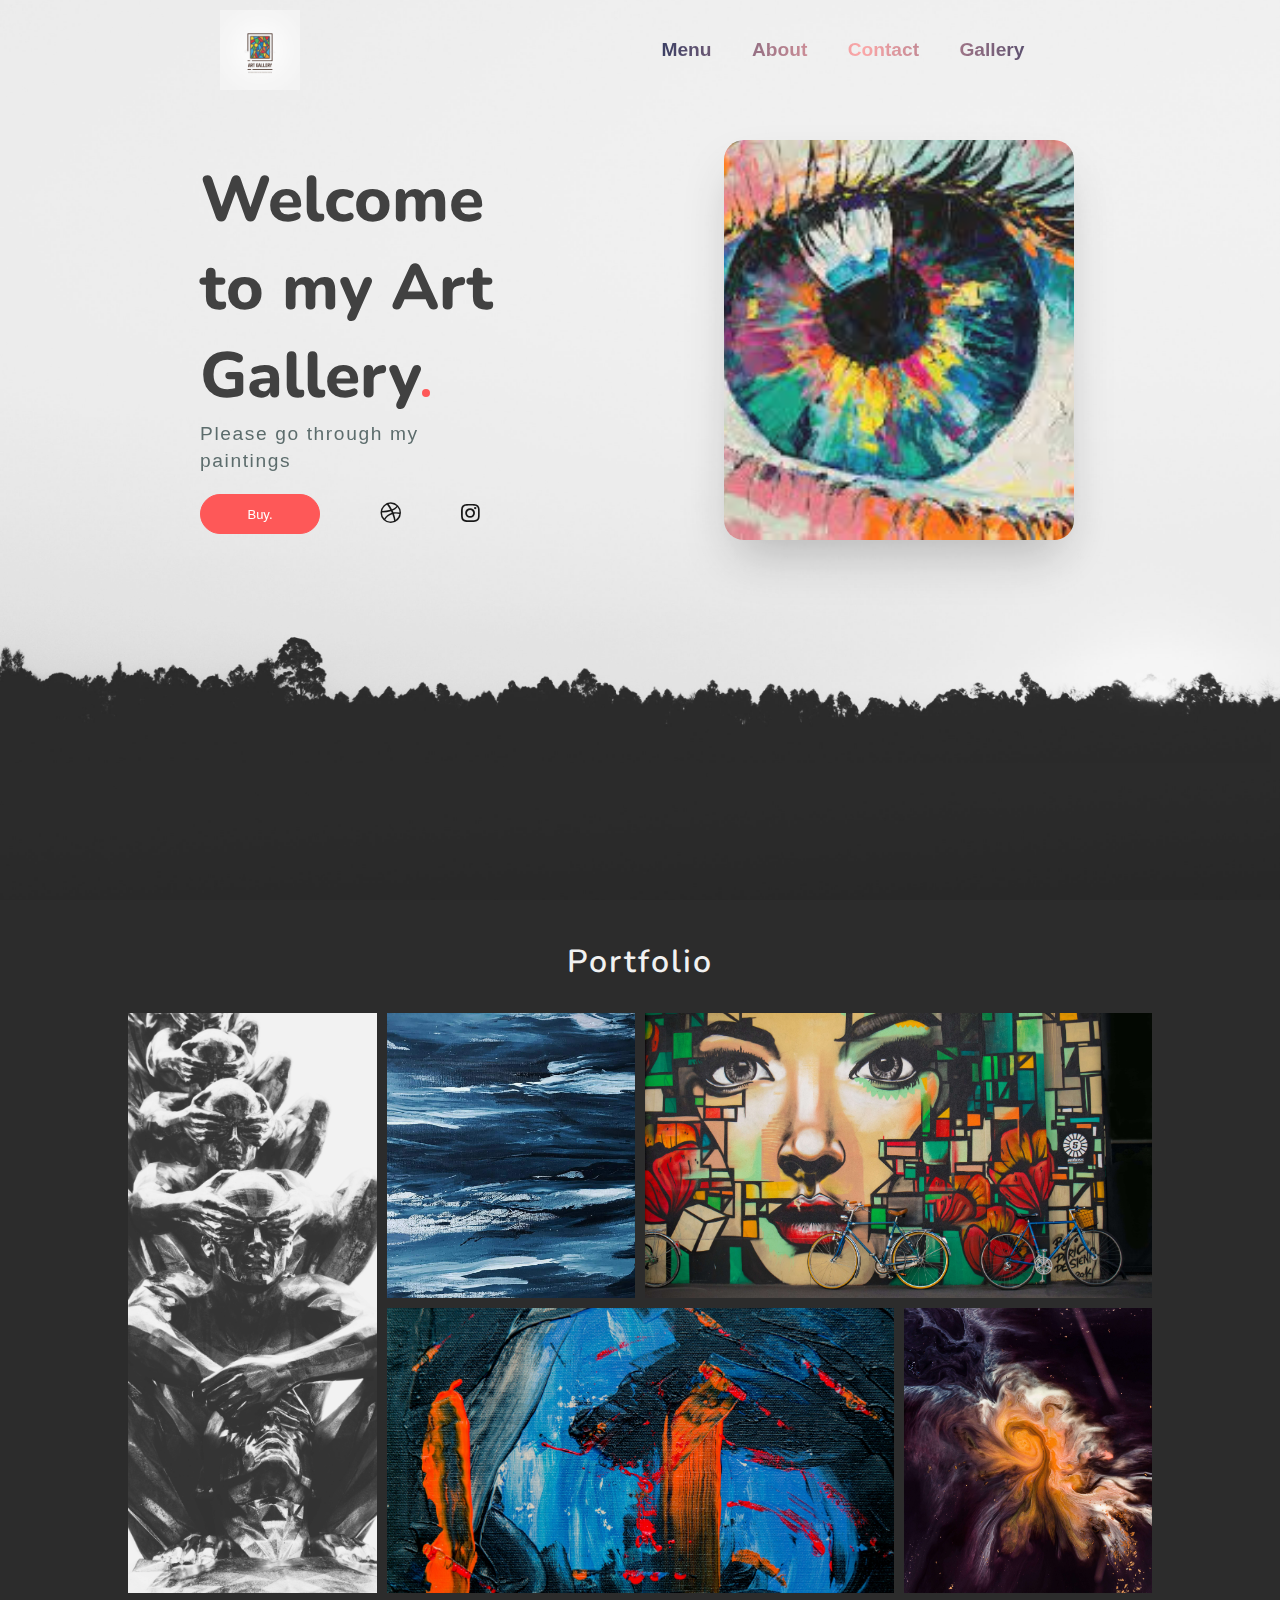
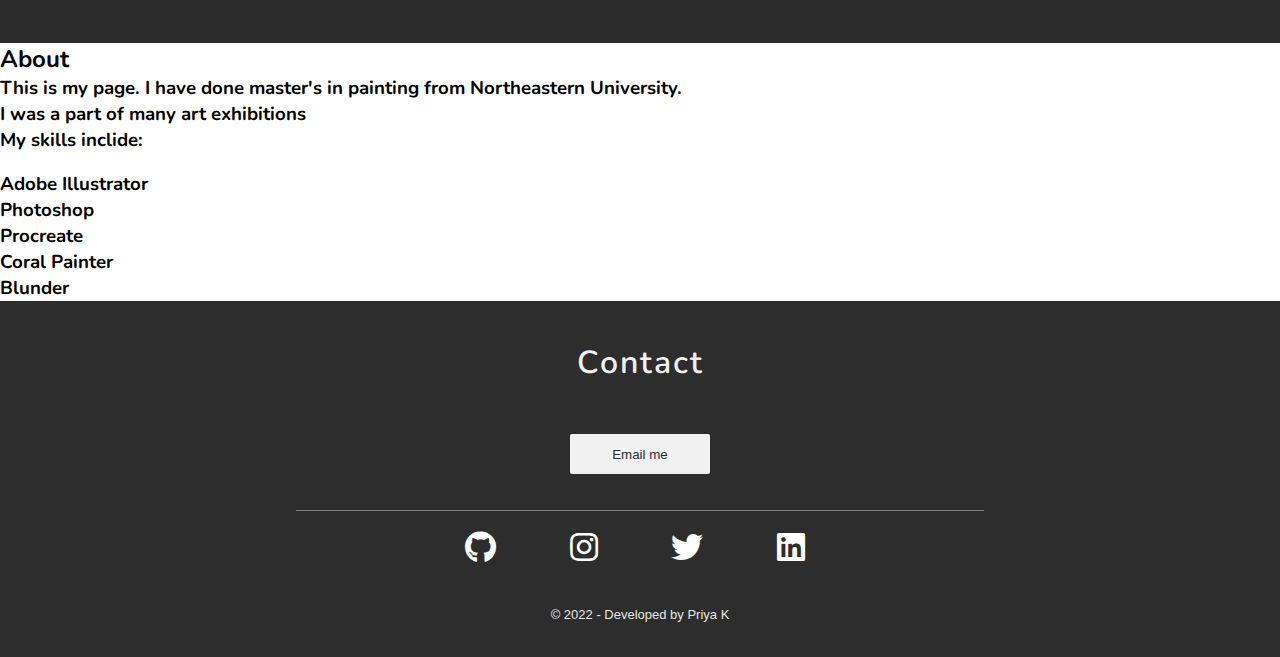
<file: index.html>
<!DOCTYPE html>
<html lang="en">

<head>
    <meta charset="UTF-8">
    <meta http-equiv="X-UA-Compatible" content="IE=edge">
    <meta name="viewport" content="width=device-width, initial-scale=1.0">
    <link rel="stylesheet" href="SCSS/style.css">
    <link rel="stylesheet" href="https://cdnjs.cloudflare.com/ajax/libs/font-awesome/5.10.2/css/all.min.css">
    <title>Priya Art Gallery </title>
    <meta name="description" content="PRIYA | Enthusiastic Art Grad Student" />
</head>

<body>
    <div class="container">
        <!-- Landing Profile Section Starts Here -->
        <div class="profile-container">
            <div class="profile-wrapper">
                <header>
                    <img src="images/logo.png" alt="">
                    <ul>
                        <li><a href="#Menu">Menu</a></li>
                        <li><a href="#About">About</a></li>
                        <li><a href="#contacts">Contact</a></li>
                        <li><a href="gallery.html" target="_blank">Gallery</a></li>
                    </ul>
                </header>
                <div class="profile-contents">
                    <div class="left-profile-contents">
                        <h1>Welcome to my Art Gallery</h1>
                        <p>Please go through my paintings</p>
                        <div class="button-set">
                            <button>Buy.</button>
                            <a href="https://www.dribble.com/" target="_blank"><i class="fab fa-dribbble fa-lg"></i></a>
                            <a href="https://www.instagram.com/" target="_blank"><i
                                    class="fab fa-instagram fa-lg"></i></a>
                        </div>
                    </div>
                    <div class="right-profile-contents">
                        <img src="images/sarah-james-profile-pic.jpg" alt="">
                    </div>
                </div>
            </div>
        </div>

        <!-- Landing Profile Section Ends Here -->

        <!-- Portfolio Section Starts Here -->
        <div class="portfolio-container" id="Menu">
            <h2>Portfolio</h2>
            <div class="portfolio-wrapper">
                <div class="Menu"></div>
                <div class="Menu"></div>
                <div class="Menu"></div>
                <div class="Menu"></div>
                <div class="Menu"></div>
            </div>
        </div>
        <!-- Portfolio Section End Here -->

        <!-- About Section Starts Here -->
        <div class="About-container" id="About">
            <h2>About</h2>
            <p>
            <h3>This is my page. I have done master's in painting from Northeastern University.
                <p>I was a part of many art exhibitions</p>
                My skills inclide:
            </h3>
            </p>
            <br>
            <div class="About-wrapper">
                <li>
                    <h3>Adobe Illustrator</h3><span class="About-bar"><span class="About-one"></span></span>
                </li>
                <li>
                    <h3>Photoshop</h3><span class="About-bar"><span class="About-two"></span></span>
                </li>
                <li>
                    <h3>Procreate</h3><span class="About-bar"><span class="About-three"></span></span>
                </li>
                <li>
                    <h3>Coral Painter</h3><span class="About-bar"><span class="About-four"></span></span>
                </li>
                <li>
                    <h3>Blunder</h3><span class="About-bar"><span class="About-five"></span></span>
                </li>
            </div>
        </div>
        <!-- About Section Ends Here -->

        <!-- Contact Section Starts Here -->
        <div class="contacts-container" id="contacts">
            <h2>Contact</h2>
            <div class="contact-wrapper">
                <div class="call-to-action">
                    <a href="mailto:kumbham.n@gmail.com">
                        <button>Email me</button>
                    </a>
                    <hr>
                    <div class="social-links">
                        <a href="#" target="_blank">
                            <i class="fab fa-github fa-2x"></i>
                        </a>
                        <a href="#" target="_blank">
                            <i class="fab fa-instagram fa-2x"></i>
                        </a>
                        <a href="#" target="_blank">
                            <i class="fab fa-twitter fa-2x"></i>
                        </a>
                        <a href="#" target="_blank">
                            <i class="fab fa-linkedin fa-2x"></i>
                        </a>
                    </div>
                </div>
            </div>
            <footer>© 2022 - Developed by Priya K</footer>
        </div>
        <!-- Contact Section Ends Here -->


    </div>
</body>

</html>
</file>
<file: SCSS/style.css>
@import url("https://fonts.googleapis.com/css2?family=Nunito:wght@600&display=swap");
h1 {
  font-family: 'Nunito', sans-serif;
}

h2 {
  font-family: 'Nunito', sans-serif;
}

h3 {
  font-family: 'Nunito', sans-serif;
}

h4 {
  font-family: 'Nunito', sans-serif;
}

h5 {
  font-family: 'Nunito', sans-serif;
}

h6 {
  font-family: 'Nunito', sans-serif;
}

* {
  margin: 0;
  padding: 0;
  box-sizing: border-box;
}

html {
  scroll-behavior: smooth;
}

.container .profile-container {
  display: flex;
}

.container .profile-container .profile-wrapper {
  height: 100vh;
  width: 100%;
  position: relative;
  background: url(/images/pexels-bg.jpg) no-repeat;
  background-size: cover;
  background-position: 50% 57%;
  opacity: 0.9;
}

.container .profile-container .profile-wrapper header {
  height: 100px;
  width: 100%;
  display: flex;
  align-items: center;
  justify-content: space-around;
  padding: 0px 40px;
}

.container .profile-container .profile-wrapper header img {
  height: 80px;
}

.container .profile-container .profile-wrapper header ul {
  list-style-type: none;
  font-family: -apple-system, BlinkMacSystemFont, "Segoe UI", Roboto, Oxygen, Ubuntu, Cantarell, "Open Sans", "Helvetica Neue", sans-serif;
  font-size: 1.2rem;
  font-weight: 600;
  background: radial-gradient(circle, #ffa0a0 0%, #262a53 100%);
  -webkit-background-clip: text;
  -webkit-text-fill-color: transparent;
}

.container .profile-container .profile-wrapper header ul li {
  display: inline-block;
  padding-right: 35px;
  cursor: pointer;
}

.container .profile-container .profile-wrapper header ul li:hover {
  text-decoration: underline #4e6160 2px;
}

.container .profile-container .profile-wrapper .profile-contents {
  display: flex;
}

.container .profile-container .profile-wrapper .profile-contents .left-profile-contents {
  width: 55%;
  display: flex;
  flex-direction: column;
  padding: 50px 200px 0px;
  justify-content: center;
}

.container .profile-container .profile-wrapper .profile-contents .left-profile-contents h1 {
  font-size: 4rem;
  font-weight: 800;
  color: #2d2d2d;
  margin-bottom: -10px;
}

.container .profile-container .profile-wrapper .profile-contents .left-profile-contents h1::after {
  content: '';
  height: 8px;
  width: 8px;
  border-radius: 50%;
  background-color: #fe4646;
  display: inline-block;
}

.container .profile-container .profile-wrapper .profile-contents .left-profile-contents p {
  font-family: -apple-system, BlinkMacSystemFont, "Segoe UI", Roboto, Oxygen, Ubuntu, Cantarell, "Open Sans", "Helvetica Neue", sans-serif;
  color: #4b5d5d;
  font-size: 1.2rem;
  max-width: 340px;
  padding: 10px 0px;
  line-height: 1.7rem;
  letter-spacing: 1.6px;
}

.container .profile-container .profile-wrapper .profile-contents .left-profile-contents p span {
  font-weight: 700;
  color: #2d2d2d;
}

.container .profile-container .profile-wrapper .profile-contents .left-profile-contents .button-set {
  display: flex;
  align-items: center;
  max-width: 280px;
  justify-content: space-between;
  margin-top: 10px;
}

.container .profile-container .profile-wrapper .profile-contents .left-profile-contents .button-set button {
  width: 120px;
  height: 40px;
  border-radius: 20px;
  border: 1px solid #fe4646;
  background-color: #fe4646;
  color: #fff;
  font-size: 13px;
  cursor: pointer;
}

.container .profile-container .profile-wrapper .profile-contents .left-profile-contents .button-set .fab {
  color: #000;
}

.container .profile-container .profile-wrapper .profile-contents .right-profile-contents {
  margin-top: 40px;
  margin-left: 20px;
  width: 350px;
  height: 400px;
  border-radius: 20px;
  overflow: hidden;
  box-shadow: 0 25px 50px -12px rgba(0, 0, 0, 0.25);
}

.container .profile-container .profile-wrapper .profile-contents .right-profile-contents img {
  width: 100%;
  object-fit: cover;
  height: 100%;
}

.container .portfolio-container {
  height: max-content;
  width: 100%;
  background-color: #2c2c2c;
  display: flex;
  align-items: center;
  flex-direction: column;
  padding-bottom: 50px;
}

.container .portfolio-container h2 {
  margin: 40px 0px 30px;
  font-size: 2rem;
  letter-spacing: 2px;
  font-weight: 600;
  color: #f1f1f1;
}

.container .portfolio-container .portfolio-wrapper {
  height: 580px;
  width: 80%;
  display: grid;
  grid-template-columns: repeat(4, 1fr);
  grid-template-rows: repeat(2, 1fr);
  grid-gap: 10px;
}

.container .portfolio-container .portfolio-wrapper div:nth-child(1) {
  grid-area: 1 / 1 / 3 / 2;
  background: url(/images/portfolio/art-5.jpg);
  background-size: cover;
  background-position: center;
  background-repeat: no-repeat;
}

.container .portfolio-container .portfolio-wrapper div:nth-child(2) {
  grid-area: 1 / 2 / 2 / 3;
  background: url(/images/portfolio/art-4.jpg);
  background-size: cover;
  background-position: center;
  background-repeat: no-repeat;
}

.container .portfolio-container .portfolio-wrapper div:nth-child(3) {
  grid-area: 1 / 3 / 2 / 5;
  background: url(/images/portfolio/art-2.jpg);
  background-size: cover;
  background-position: center;
  background-repeat: no-repeat;
}

.container .portfolio-container .portfolio-wrapper div:nth-child(4) {
  grid-area: 2 / 2 / 3 / 4;
  background: url(/images/portfolio/art-3.jpg);
  background-size: cover;
  background-position: center;
  background-repeat: no-repeat;
}

.container .portfolio-container .portfolio-wrapper div:nth-child(5) {
  grid-area: 2 / 4 / 3 / 5;
  background: url(/images/portfolio/art-1.jpg);
  background-size: cover;
  background-position: center;
  background-repeat: no-repeat;
}


.container .Abouts-container {
  height: max-content;
  width: 100%;
  background-color: #f1f1f1;
  display: flex;
  padding-bottom: 50px;
  flex-direction: column;
}

.container .Abouts-container h2 {
  margin: 60px auto;
  font-size: 2rem;
  letter-spacing: 2px;
  font-weight: 600;
  color: #2d2d2d;
}

.container .Abouts-container .Abouts-wrapper {
  height: max-content;
  width: 50%;
  display: flex;
  flex-direction: column;
  padding: 40px;
  margin: auto;
  list-style: none;
}

.container .Abouts-container .Abouts-wrapper li {
  margin: 15px 0;
}

.container .Abouts-container .Abouts-wrapper li h3 {
  margin-bottom: 10px;
}

.container .Abouts-container .Abouts-wrapper li .About-bar {
  background: #4b5d5d;
  display: block;
  height: 8px;
  border: 1px solid #4b5d5d;
  border-radius: 3px;
  overflow: hidden;
  box-shadow: 0 0 8px #2187e7b3;
}

.container .Abouts-container .Abouts-wrapper li .About-bar span {
  height: 8px;
  float: left;
  background: #fe4646;
}

.container .Abouts-container .Abouts-wrapper li .About-one {
  width: 90%;
  animation: Aboutone 2s;
}

@keyframes Aboutone {
  0% {
    width: 0%;
  }
  100% {
    width: 90%;
  }
}

.container .Abouts-container .Abouts-wrapper li .About-two {
  width: 82%;
  animation: Abouttwo 2s;
}

@keyframes Abouttwo {
  0% {
    width: 0%;
  }
  100% {
    width: 82%;
  }
}

.container .Abouts-container .Abouts-wrapper li .About-three {
  width: 42%;
  animation: Aboutthree 2s;
}

@keyframes Aboutthree {
  0% {
    width: 0%;
  }
  100% {
    width: 42%;
  }
}

.container .Abouts-container .Abouts-wrapper li .About-four {
  width: 60%;
  animation: Aboutfour 2s;
}

@keyframes Aboutfour {
  0% {
    width: 0%;
  }
  100% {
    width: 60%;
  }
}

.container .Abouts-container .Abouts-wrapper li .About-five {
  width: 20%;
  animation: Aboutfive 2s;
}

@keyframes Aboutfive {
  0% {
    width: 0%;
  }
  100% {
    width: 20%;
  }
}

.container .contacts-container {
  height: max-content;
  width: 100%;
  background-color: #2d2d2d;
  display: flex;
  align-items: center;
  flex-direction: column;
}

.container .contacts-container h2 {
  margin: 40px 0px 10px;
  font-size: 2rem;
  letter-spacing: 2px;
  font-weight: 600;
  color: #f1f1f1;
}

.container .contacts-container .contact-wrapper {
  margin: auto;
  height: max-content;
  width: 60%;
  display: flex;
  align-items: center;
}

.container .contacts-container .contact-wrapper .call-to-action {
  width: 100%;
  height: 100%;
  display: flex;
  align-items: center;
  flex-direction: column;
  padding: 40px;
}

.container .contacts-container .contact-wrapper button {
  width: 140px;
  height: 40px;
  border-radius: 2px;
  border: 1px solid transparent;
  background-color: #f1f1f1;
  color: #2d2d2d;
  margin-bottom: 20px;
}

.container .contacts-container .contact-wrapper button:hover {
  background-color: #fe4646;
  color: #f1f1f1;
  border: 1px solid #f1f1f1;
  transition: all 0.6s cubic-bezier(0.19, 1, 0.22, 1);
}

.container .contacts-container .contact-wrapper hr {
  border: 0;
  border-top: 1px solid grey;
  margin: 1rem auto;
  width: 100%;
}

.container .contacts-container .contact-wrapper .social-links {
  display: flex;
  align-items: center;
  height: 40px;
  width: 60%;
  justify-content: space-around;
}

.container .contacts-container .contact-wrapper .social-links .fab {
  color: #fff;
  padding-right: 10px;
}

.container .contacts-container footer {
  color: #e5e5e5;
  font-family: -apple-system, BlinkMacSystemFont, "Segoe UI", Roboto, Oxygen, Ubuntu, Cantarell, "Open Sans", "Helvetica Neue", sans-serif;
  font-size: 13px;
  font-weight: 400;
  padding-bottom: 35px;
}

@media (min-width: 321px) and (max-width: 480px) {
  .container .profile-container .profile-wrapper {
    background: url(/images/pexels-bg.jpg) no-repeat;
    background-size: cover;
    background-position: 50% 57%;
    opacity: 0.9;
  }
  .container .profile-container .profile-wrapper header {
    padding: 0px 10px;
  }
  .container .profile-container .profile-wrapper header img {
    height: 60px;
  }
  .container .profile-container .profile-wrapper header ul {
    font-family: -apple-system, BlinkMacSystemFont, "Segoe UI", Roboto, Oxygen, Ubuntu, Cantarell, "Open Sans", "Helvetica Neue", sans-serif;
    font-size: 1.2rem;
    font-weight: 600;
    background: radial-gradient(circle, #ffa0a0 0%, #262a53 100%);
    -webkit-background-clip: text;
    -webkit-text-fill-color: transparent;
  }
  .container .profile-container .profile-wrapper header ul li {
    display: inline-block;
    padding-right: 15px;
  }
  .container .profile-container .profile-wrapper header ul li:hover {
    text-decoration: none;
  }
  .container .profile-container .profile-wrapper .profile-contents {
    display: flex;
    flex-direction: column-reverse;
  }
  .container .profile-container .profile-wrapper .profile-contents .left-profile-contents {
    width: 100%;
    align-items: center;
    padding: 0px 20px;
  }
  .container .profile-container .profile-wrapper .profile-contents .left-profile-contents h1 {
    font-size: 2.2rem;
    margin-bottom: 40px;
  }
  .container .profile-container .profile-wrapper .profile-contents .left-profile-contents h1::after {
    height: 6px;
    width: 6px;
  }
  .container .profile-container .profile-wrapper .profile-contents .left-profile-contents p {
    color: #e5e5e5;
    margin-top: 10px;
    font-weight: 300;
    font-size: 1.1rem;
    padding-top: 10px;
    line-height: 1.7rem;
    letter-spacing: 1.4px;
  }
  .container .profile-container .profile-wrapper .profile-contents .left-profile-contents p span {
    font-weight: 700;
    color: #f1f1f1;
  }
  .container .profile-container .profile-wrapper .profile-contents .left-profile-contents .button-set {
    max-width: 280px;
    margin-top: 10px;
  }
  .container .profile-container .profile-wrapper .profile-contents .left-profile-contents .button-set button {
    width: 120px;
    height: 40px;
    border-radius: 20px;
    border: 1px solid #fe4646;
    background-color: #fe4646;
    color: #fff;
    font-size: 13px;
    cursor: pointer;
    margin-right: 15px;
  }
  .container .profile-container .profile-wrapper .profile-contents .left-profile-contents .button-set .fab {
    margin-right: 15px;
    color: #fff;
  }
  .container .profile-container .profile-wrapper .profile-contents .right-profile-contents {
    margin: 40px auto 20px;
    width: 250px;
    height: 250px;
  }
  .container .portfolio-container {
    display: flex;
    align-items: center;
    flex-direction: column;
  }
  .container .portfolio-container h2 {
    font-size: 1.5rem;
  }
  .container .portfolio-container .portfolio-wrapper {
    height: 580px;
    width: 90%;
    grid-template-columns: repeat(4, 1fr);
    grid-template-rows: repeat(3, 1fr);
    grid-gap: 7px;
  }
  .container .portfolio-container .portfolio-wrapper div:nth-child(1) {
    grid-area: 1 / 1 / 3 / 3;
  }
  .container .portfolio-container .portfolio-wrapper div:nth-child(2) {
    grid-area: 1 / 3 / 2 / 5;
  }
  .container .portfolio-container .portfolio-wrapper div:nth-child(3) {
    grid-area: 3 / 1 / 4 / 3;
  }
  .container .portfolio-container .portfolio-wrapper div:nth-child(4) {
    grid-area: 3 / 3 / 4 / 5;
  }
  .container .portfolio-container .portfolio-wrapper div:nth-child(5) {
    grid-area: 2 / 3 / 3 / 5;
  }
  .container .portfolio-container {
    display: flex;
    align-items: center;
    flex-direction: column;
  }
  .container .portfolio-container h2 {
    font-size: 1.5rem;
  }
  .container .portfolio-container .portfolio-wrapper {
    height: 580px;
    width: 90%;
    grid-template-columns: repeat(4, 1fr);
    grid-template-rows: repeat(3, 1fr);
    grid-gap: 7px;
  }
  
  .container .Abouts-container h2 {
    margin: 60px auto 10px;
    font-size: 1.5rem;
  }
  .container .Abouts-container .Abouts-wrapper {
    width: 75%;
    padding: 20px;
  }
  .container .contacts-container {
    height: max-content;
    width: 100%;
    background-color: #2d2d2d;
    display: flex;
    align-items: center;
    flex-direction: column;
  }
  .container .contacts-container h2 {
    margin: 40px 0px 10px;
    font-size: 2rem;
    letter-spacing: 2px;
    font-weight: 600;
    color: #f1f1f1;
  }
  .container .contacts-container .contact-wrapper {
    width: 80%;
  }
  .container .contacts-container .contact-wrapper .call-to-action {
    padding: 20px;
  }
  .container .contacts-container .contact-wrapper .social-links {
    height: 35px;
  }
  .container .contacts-container footer {
    padding: 35px 0;
  }
}

@media (min-width: 481px) and (max-width: 768px) {
  .container .profile-container .profile-wrapper {
    background: url(/images/pexels-bg.jpg) no-repeat;
    background-size: cover;
    background-position: 50% 20%;
    opacity: 0.9;
  }
  .container .profile-container .profile-wrapper header {
    height: 80px;
  }
  .container .profile-container .profile-wrapper header img {
    height: 70px;
  }
  .container .profile-container .profile-wrapper .profile-contents .left-profile-contents {
    width: 60%;
    padding: 70px 50px;
  }
  .container .profile-container .profile-wrapper .profile-contents .left-profile-contents h1 {
    font-size: 2.5rem;
    margin-bottom: -10px;
  }
  .container .profile-container .profile-wrapper .profile-contents .left-profile-contents h1::after {
    height: 5px;
    width: 5px;
  }
  .container .profile-container .profile-wrapper .profile-contents .left-profile-contents p {
    font-size: 1rem;
    padding: 10px 0px;
    letter-spacing: 1.5px;
  }
  .container .profile-container .profile-wrapper .profile-contents .left-profile-contents .button-set {
    max-width: 250px;
    margin-top: 10px;
  }
  .container .profile-container .profile-wrapper .profile-contents .left-profile-contents .button-set button {
    max-width: 110px;
    height: 40px;
    border-radius: 20px;
    border: 1px solid #fe4646;
    background-color: #fe4646;
    color: #fff;
    font-size: 11px;
    margin-right: 10px;
  }
  .container .profile-container .profile-wrapper .profile-contents .left-profile-contents .button-set .fab {
    margin-right: 15px;
    color: #000;
  }
  .container .profile-container .profile-wrapper .profile-contents .right-profile-contents {
    margin: 60px 20px;
    width: 300px;
    height: 350px;
  }
  .container .portfolio-container .portfolio-wrapper {
    width: 90%;
  }
  
  .container .Abouts-container h2 {
    margin: 60px auto;
  }
  .container .Abouts-container .Abouts-wrapper {
    width: 70%;
    padding: 40px 0;
  }
}

@media (min-width: 769px) and (max-width: 1024px) {
  .container .profile-container .profile-wrapper {
    background: url(/images/pexels-bg.jpg) no-repeat;
    background-size: cover;
    background-position: 50% 40%;
    opacity: 0.9;
  }
  .container .profile-container .profile-wrapper .profile-contents {
    display: flex;
  }
  .container .profile-container .profile-wrapper .profile-contents .left-profile-contents {
    width: 55%;
    padding: 50px 10px 0px 60px;
  }
  .container .profile-container .profile-wrapper .profile-contents .left-profile-contents h1 {
    font-size: 3rem;
    margin-bottom: 10px;
  }
  .container .profile-container .profile-wrapper .profile-contents .left-profile-contents h1::after {
    height: 7px;
    width: 7px;
  }
  .container .profile-container .profile-wrapper .profile-contents .left-profile-contents p {
    font-size: 1.1rem;
    line-height: 1.6rem;
    letter-spacing: 1.5px;
  }
  .container .profile-container .profile-wrapper .profile-contents .left-profile-contents .button-set {
    margin-top: 12px;
  }
  .container .profile-container .profile-wrapper .profile-contents .right-profile-contents {
    margin: 40px 20px;
    width: 300px;
    height: 350px;
  }
  .container .Abouts-container .Abouts-wrapper {
    width: 60%;
  }
}

@media (min-width: 1025px) and (max-width: 1200px) {
  .container .profile-container .profile-wrapper {
    background: url(/images/pexels-bg.jpg) no-repeat;
    background-size: cover;
    background-position: 50% 50%;
    opacity: 0.9;
  }
  .container .profile-container .profile-wrapper .profile-contents .left-profile-contents {
    padding: 50px 100px 0px;
  }
  .container .profile-container .profile-wrapper .profile-contents .right-profile-contents {
    width: 320px;
    height: 380px;
  }
}
/*# sourceMappingURL=style.css.map */
</file>
